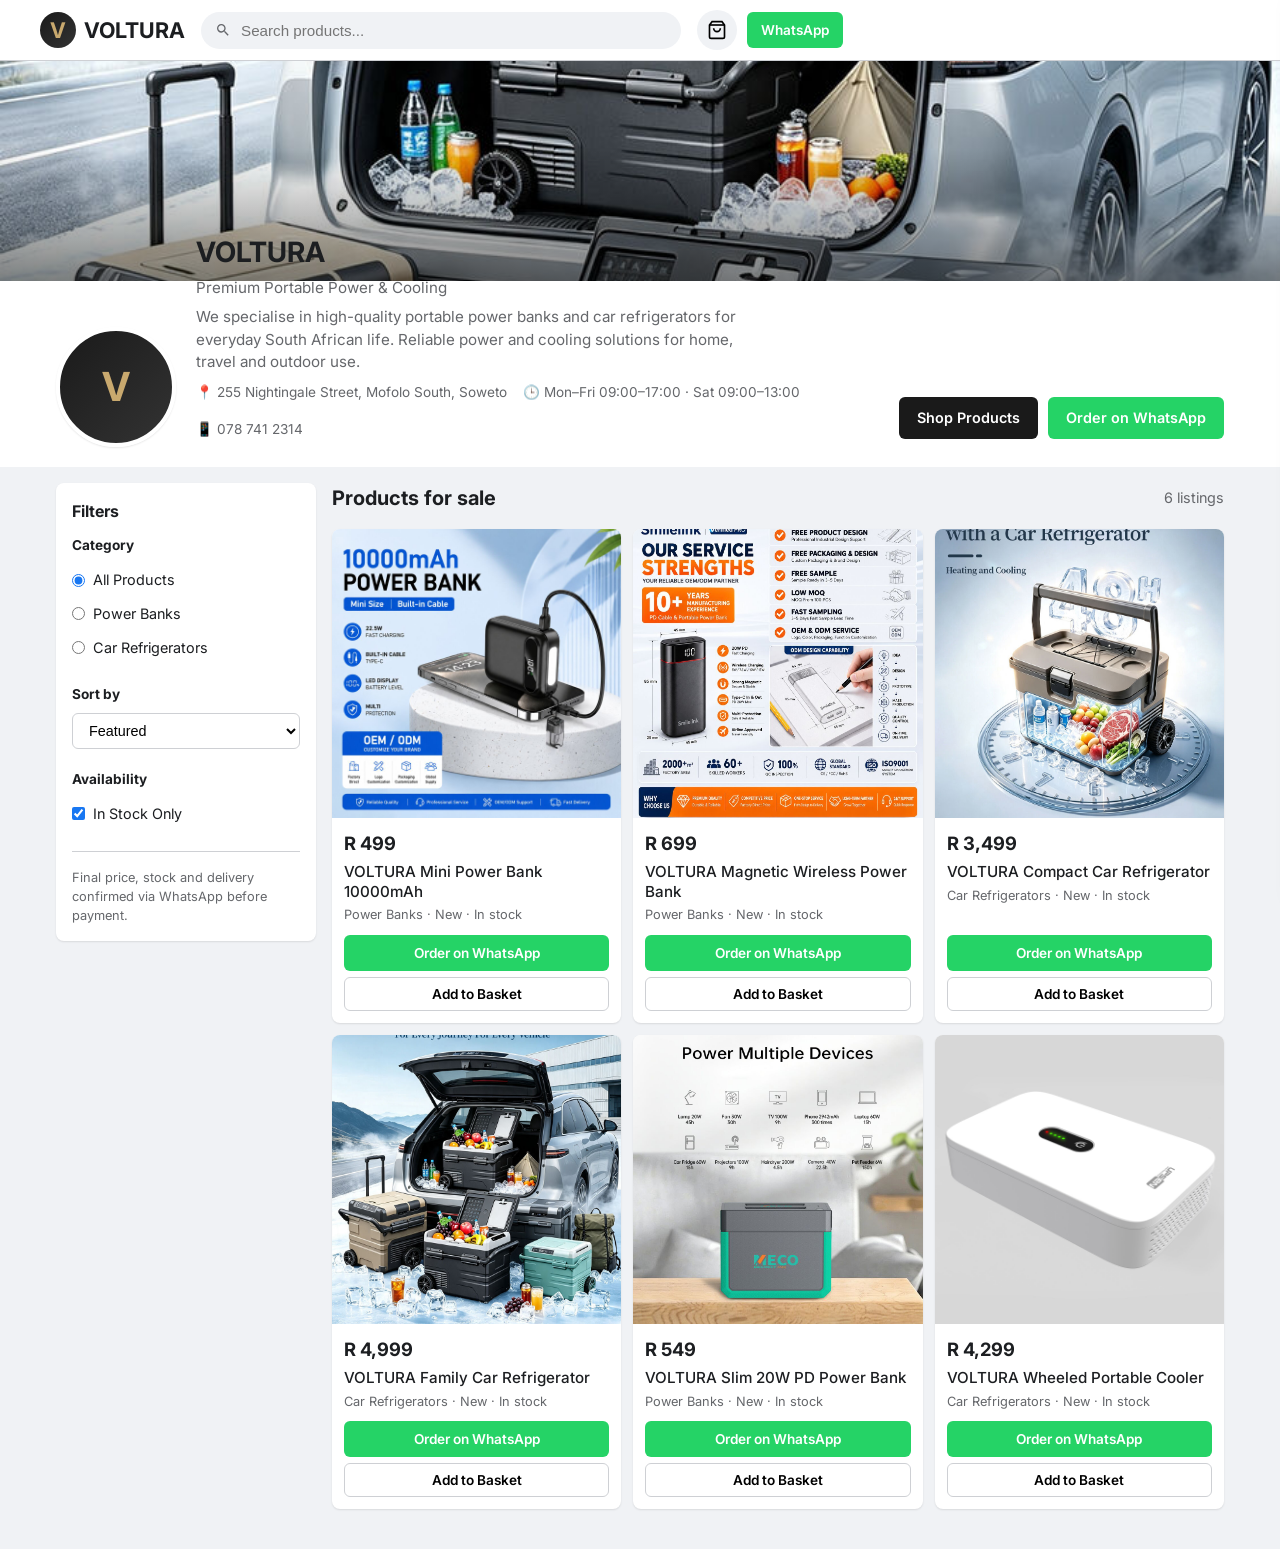
<file: index.html>
<!DOCTYPE html>
<html lang="en">
<head>
  <meta charset="UTF-8">
  <meta name="viewport" content="width=device-width, initial-scale=1.0">
  <title>VOLTURA | Marketplace</title>
  <meta name="description" content="Shop premium power banks and car refrigerators from VOLTURA. Order via WhatsApp.">
  <link rel="stylesheet" href="css/style.css">
</head>
<body>

  <!-- Top Bar -->
  <div class="topbar">
    <div class="topbar-inner">
      <a href="index.html" class="logo"><div class="logo-icon">V</div> VOLTURA</a>
      <div class="search-wrap">
        <svg width="16" height="16" fill="currentColor" viewBox="0 0 24 24"><path d="M15.5 14h-.79l-.28-.27A6.471 6.471 0 0 0 16 9.5 6.5 6.5 0 1 0 9.5 16c1.61 0 3.09-.59 4.23-1.57l.27.28v.79l5 4.99L20.49 19l-4.99-5zm-6 0C7.01 14 5 11.99 5 9.5S7.01 5 9.5 5 14 7.01 14 9.5 11.99 14 9.5 14z"/></svg>
        <input type="text" id="searchInput" placeholder="Search products...">
      </div>
      <div class="top-actions">
        <button class="cart-btn" id="openCart" title="Basket">
          <svg width="20" height="20" fill="none" stroke="currentColor" stroke-width="2" viewBox="0 0 24 24"><path d="M6 2 3 6v14a2 2 0 0 0 2 2h14a2 2 0 0 0 2-2V6l-3-4Z"/><path d="M3 6h18"/><path d="M16 10a4 4 0 0 1-8 0"/></svg>
          <span class="cart-count" id="cartCount" style="display:none">0</span>
        </button>
        <a href="https://wa.me/2787412314" class="btn btn-whatsapp btn-sm" target="_blank">WhatsApp</a>
      </div>
    </div>
  </div>

  <!-- Business Profile -->
  <div class="profile-header">
    <div class="cover" id="coverImg"></div>
    <div class="profile-info">
      <div class="profile-avatar">V</div>
      <div class="profile-text">
        <h1>VOLTURA</h1>
        <p>Premium Portable Power & Cooling</p>
        <p style="max-width:560px" id="bizDesc"></p>
        <div class="profile-meta">
          <span>📍 255 Nightingale Street, Mofolo South, Soweto</span>
          <span>🕒 Mon–Fri 09:00–17:00 · Sat 09:00–13:00</span>
          <span>📱 078 741 2314</span>
        </div>
      </div>
      <div class="profile-actions">
        <a href="#products" class="btn btn-dark">Shop Products</a>
        <a href="https://wa.me/2787412314?text=Hello%20VOLTURA%2C%20I%20would%20like%20to%20enquire%20about%20your%20products." class="btn btn-whatsapp" target="_blank">Order on WhatsApp</a>
      </div>
    </div>
  </div>

  <!-- Main Content -->
  <div class="container">
    <div class="layout">
      <!-- Filters -->
      <aside class="sidebar">
        <h3>Filters</h3>
        <div class="filter-group">
          <strong style="font-size:0.85rem;display:block;margin-bottom:8px">Category</strong>
          <label><input type="radio" name="cat" value="all" checked> All Products</label>
          <label><input type="radio" name="cat" value="Power Banks"> Power Banks</label>
          <label><input type="radio" name="cat" value="Car Refrigerators"> Car Refrigerators</label>
        </div>
        <div class="filter-group">
          <strong style="font-size:0.85rem;display:block;margin-bottom:8px">Sort by</strong>
          <select class="sort-select" id="sortSelect">
            <option value="featured">Featured</option>
            <option value="newest">Newest</option>
            <option value="price-asc">Price: Low to High</option>
            <option value="price-desc">Price: High to Low</option>
          </select>
        </div>
        <div class="filter-group">
          <strong style="font-size:0.85rem;display:block;margin-bottom:8px">Availability</strong>
          <label><input type="checkbox" id="availOnly" checked> In Stock Only</label>
        </div>
        <hr style="border:none;border-top:1px solid var(--border);margin:16px 0">
        <p style="font-size:0.8rem;color:var(--secondary)">
          Final price, stock and delivery confirmed via WhatsApp before payment.
        </p>
      </aside>

      <!-- Product Feed -->
      <main id="products">
        <div class="feed-header">
          <h2>Products for sale</h2>
          <span id="resultCount" style="color:var(--secondary);font-size:0.9rem"></span>
        </div>
        <div class="product-grid" id="productGrid"></div>
      </main>
    </div>
  </div>

  <!-- Cart Drawer -->
  <div class="overlay" id="overlay"></div>
  <div class="cart-drawer" id="cartDrawer">
    <div class="cart-header">
      <strong>Your Basket</strong>
      <button id="closeCart" style="font-size:1.3rem">✕</button>
    </div>
    <div class="cart-body" id="cartBody"></div>
    <div class="cart-footer">
      <div style="display:flex;justify-content:space-between;margin-bottom:12px;font-weight:600">
        <span>Subtotal</span>
        <span id="cartTotal">R 0</span>
      </div>
      <a href="#" class="btn btn-whatsapp" style="width:100%" id="whatsappCartBtn" target="_blank">Order on WhatsApp</a>
      <p style="font-size:0.75rem;color:var(--secondary);margin-top:10px;text-align:center">
        No payment is taken online. We confirm stock, delivery and payment via WhatsApp.
      </p>
    </div>
  </div>

  <script src="js/products.js"></script>
  <script src="js/app.js"></script>
</body>
</html>
</file>
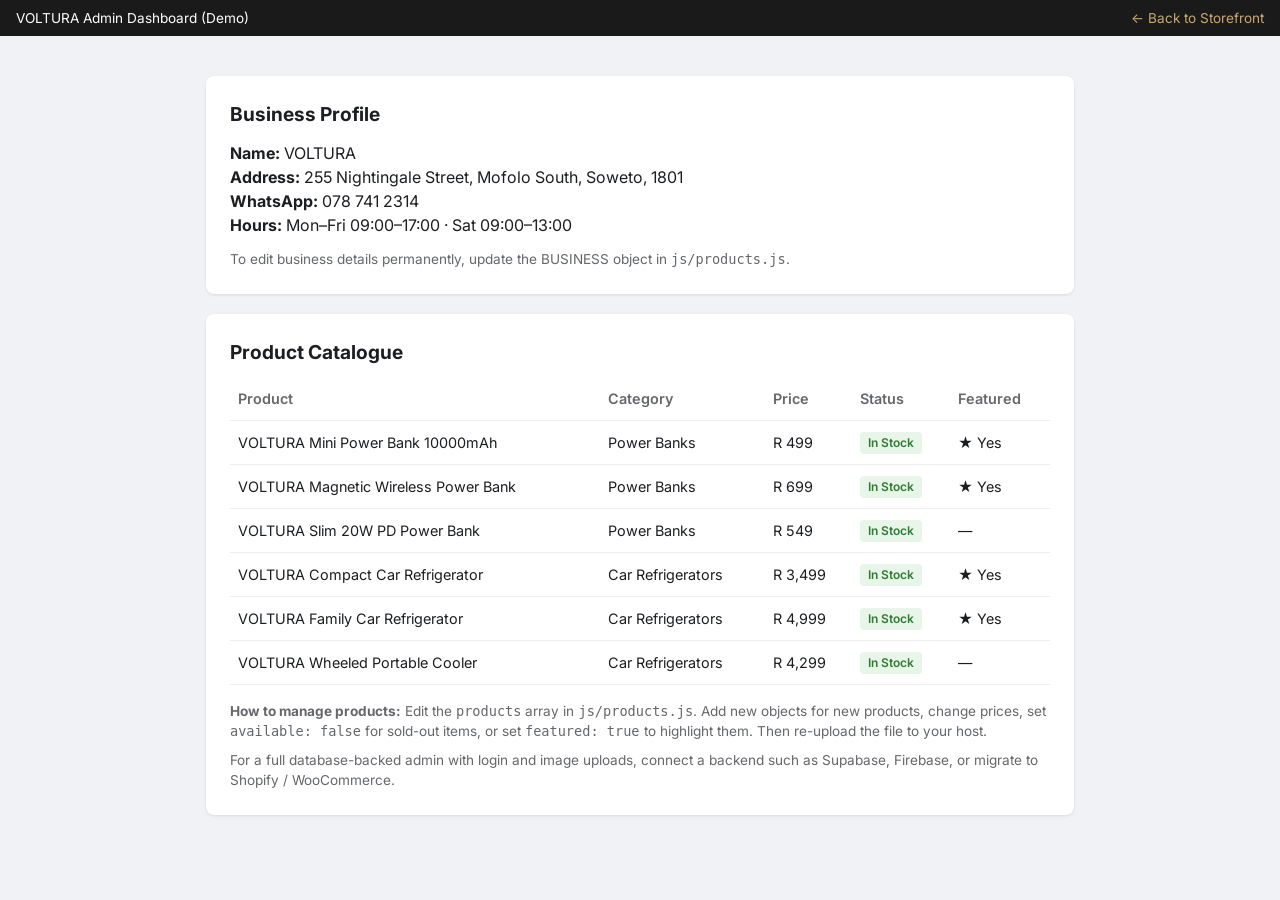
<file: admin/index.html>
<!DOCTYPE html>
<html lang="en">
<head>
  <meta charset="UTF-8">
  <meta name="viewport" content="width=device-width, initial-scale=1.0">
  <title>Admin | VOLTURA</title>
  <link rel="stylesheet" href="../css/style.css">
  <style>
    .admin-container { max-width: 900px; margin: 40px auto; padding: 0 16px; }
    .admin-card { background: white; border-radius: 8px; padding: 24px; box-shadow: 0 1px 3px rgba(0,0,0,0.1); margin-bottom: 20px; }
    .admin-card h2 { margin-bottom: 12px; font-size: 1.2rem; }
    table { width: 100%; border-collapse: collapse; font-size: 0.9rem; }
    th, td { text-align: left; padding: 10px 8px; border-bottom: 1px solid #eee; }
    th { font-weight: 600; color: #65676b; }
    .badge { display: inline-block; padding: 2px 8px; border-radius: 4px; font-size: 0.75rem; font-weight: 600; }
    .badge-green { background: #e8f5e9; color: #2e7d32; }
    .badge-gold { background: #fff8e1; color: #f57f17; }
  </style>
</head>
<body>
  <div class="admin-bar">
    <span>VOLTURA Admin Dashboard (Demo)</span>
    <a href="../index.html">← Back to Storefront</a>
  </div>

  <div class="admin-container">
    <div class="admin-card">
      <h2>Business Profile</h2>
      <p><strong>Name:</strong> VOLTURA</p>
      <p><strong>Address:</strong> 255 Nightingale Street, Mofolo South, Soweto, 1801</p>
      <p><strong>WhatsApp:</strong> 078 741 2314</p>
      <p><strong>Hours:</strong> Mon–Fri 09:00–17:00 · Sat 09:00–13:00</p>
      <p style="margin-top:12px;font-size:0.85rem;color:#65676b">
        To edit business details permanently, update the BUSINESS object in <code>js/products.js</code>.
      </p>
    </div>

    <div class="admin-card">
      <h2>Product Catalogue</h2>
      <table>
        <thead>
          <tr><th>Product</th><th>Category</th><th>Price</th><th>Status</th><th>Featured</th></tr>
        </thead>
        <tbody id="adminTable"></tbody>
      </table>
      <p style="margin-top:16px;font-size:0.85rem;color:#65676b">
        <strong>How to manage products:</strong> Edit the <code>products</code> array in <code>js/products.js</code>. 
        Add new objects for new products, change prices, set <code>available: false</code> for sold-out items, 
        or set <code>featured: true</code> to highlight them. Then re-upload the file to your host.
      </p>
      <p style="font-size:0.85rem;color:#65676b;margin-top:8px">
        For a full database-backed admin with login and image uploads, connect a backend such as Supabase, Firebase, or migrate to Shopify / WooCommerce.
      </p>
    </div>
  </div>

  <script src="../js/products.js"></script>
  <script>
    document.getElementById('adminTable').innerHTML = products.map(p => `
      <tr>
        <td>${p.name}</td>
        <td>${p.category}</td>
        <td>${formatPrice(p.price)}</td>
        <td><span class="badge ${p.available ? 'badge-green' : 'badge-gold'}">${p.available ? 'In Stock' : 'Unavailable'}</span></td>
        <td>${p.featured ? '★ Yes' : '—'}</td>
      </tr>
    `).join('');
  </script>
</body>
</html>
</file>
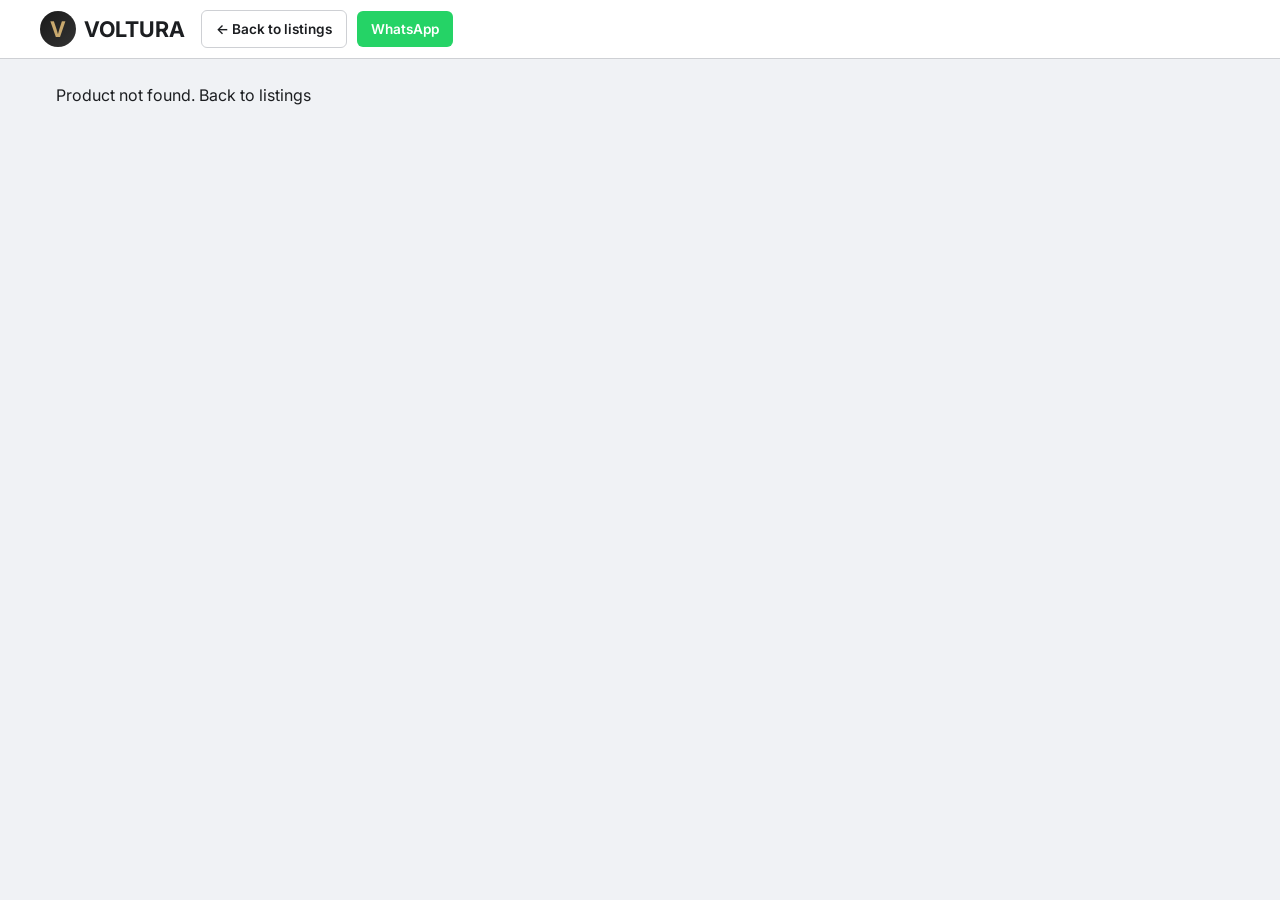
<file: product.html>
<!DOCTYPE html>
<html lang="en">
<head>
  <meta charset="UTF-8">
  <meta name="viewport" content="width=device-width, initial-scale=1.0">
  <title>Product | VOLTURA</title>
  <link rel="stylesheet" href="css/style.css">
</head>
<body>
  <div class="topbar">
    <div class="topbar-inner">
      <a href="index.html" class="logo"><div class="logo-icon">V</div> VOLTURA</a>
      <div class="top-actions">
        <a href="index.html" class="btn btn-outline btn-sm">← Back to listings</a>
        <a href="https://wa.me/2787412314" class="btn btn-whatsapp btn-sm" target="_blank">WhatsApp</a>
      </div>
    </div>
  </div>

  <div class="container" style="padding-top:24px">
    <div id="productContent"></div>
  </div>

  <script src="js/products.js"></script>
  <script>
    const id = new URLSearchParams(location.search).get('id');
    const p = getProduct(id);
    if (!p) {
      document.getElementById('productContent').innerHTML = '<p>Product not found. <a href="index.html">Back to listings</a></p>';
    } else {
      document.title = p.name + ' | VOLTURA';
      document.getElementById('productContent').innerHTML = `
        <div class="product-detail">
          <div>
            <img src="${p.images[0]}" alt="${p.name}">
          </div>
          <div>
            <p style="color:var(--secondary);font-size:0.85rem;margin-bottom:6px">${p.category} · ${p.condition}</p>
            <h1>${p.name}</h1>
            <div class="price">${formatPrice(p.price)}</div>
            ${p.comparePrice ? `<p style="color:var(--secondary);text-decoration:line-through;margin-top:-8px;margin-bottom:12px">${formatPrice(p.comparePrice)}</p>` : ''}
            <p class="desc">${p.description}</p>
            <p style="margin-bottom:8px"><strong>Availability:</strong> ${p.available ? 'In stock' : 'Currently unavailable'}</p>
            <p style="margin-bottom:8px"><strong>Colours:</strong> ${p.colors.join(', ')}</p>
            <p style="margin-bottom:20px;font-size:0.9rem;color:var(--secondary)">
              Collection available at: 255 Nightingale Street, Mofolo South, Soweto, 1801<br>
              Delivery options confirmed via WhatsApp.
            </p>
            <div class="detail-actions">
              <a href="${whatsappLink(p)}" class="btn btn-whatsapp" target="_blank" style="width:100%;padding:14px">Order on WhatsApp</a>
              <button class="btn btn-outline" style="width:100%" onclick="addToBasket()">Add to Basket</button>
            </div>
          </div>
        </div>
        <p style="margin-top:24px;font-size:0.85rem;color:var(--secondary)">
          <em>Note: Prices and availability are subject to confirmation. No online payment is processed on this site. Final order details are arranged via WhatsApp.</em>
        </p>
      `;
    }
    function addToBasket() {
      let cart = JSON.parse(localStorage.getItem('voltura_mp_cart') || '[]');
      const existing = cart.find(i => i.id === id);
      if (existing) existing.qty += 1;
      else cart.push({ id, qty: 1 });
      localStorage.setItem('voltura_mp_cart', JSON.stringify(cart));
      alert('Added to basket. Return to the main page to view your basket and order via WhatsApp.');
    }
  </script>
</body>
</html>
</file>
<file: css/style.css>
@import url('https://fonts.googleapis.com/css2?family=Inter:wght@400;500;600;700&display=swap');

:root {
  --bg: #f0f2f5;
  --white: #ffffff;
  --text: #1c1e21;
  --secondary: #65676b;
  --border: #ced0d4;
  --green: #25D366;
  --green-dark: #1da851;
  --blue: #1877f2;
  --gold: #c9a96e;
  --shadow: 0 1px 2px rgba(0,0,0,0.1);
  --radius: 8px;
}

* { box-sizing: border-box; margin: 0; padding: 0; }
body { font-family: 'Inter', sans-serif; background: var(--bg); color: var(--text); line-height: 1.5; }
a { text-decoration: none; color: inherit; }
button { font-family: inherit; cursor: pointer; border: none; background: none; }
img { max-width: 100%; display: block; }

/* Top Bar */
.topbar {
  background: var(--white);
  border-bottom: 1px solid var(--border);
  position: sticky;
  top: 0;
  z-index: 100;
  padding: 10px 16px;
}
.topbar-inner {
  max-width: 1200px;
  margin: 0 auto;
  display: flex;
  align-items: center;
  gap: 16px;
}
.logo {
  font-weight: 700;
  font-size: 1.35rem;
  color: var(--text);
  display: flex;
  align-items: center;
  gap: 8px;
  white-space: nowrap;
}
.logo-icon {
  width: 36px; height: 36px;
  background: linear-gradient(135deg, #1a1a1a, #333);
  color: var(--gold);
  border-radius: 50%;
  display: flex; align-items: center; justify-content: center;
  font-weight: 700;
}
.search-wrap {
  flex: 1;
  max-width: 480px;
  position: relative;
}
.search-wrap input {
  width: 100%;
  padding: 10px 16px 10px 40px;
  border: none;
  background: var(--bg);
  border-radius: 50px;
  font-size: 0.95rem;
  outline: none;
}
.search-wrap svg {
  position: absolute;
  left: 14px; top: 50%;
  transform: translateY(-50%);
  color: var(--secondary);
}
.top-actions { display: flex; gap: 10px; align-items: center; }
.btn {
  display: inline-flex; align-items: center; justify-content: center; gap: 8px;
  padding: 10px 18px;
  border-radius: 6px;
  font-weight: 600;
  font-size: 0.9rem;
  transition: 0.2s;
}
.btn-whatsapp { background: var(--green); color: white; }
.btn-whatsapp:hover { background: var(--green-dark); }
.btn-dark { background: #1a1a1a; color: white; }
.btn-dark:hover { background: #333; }
.btn-outline { border: 1.5px solid var(--border); background: white; }
.btn-outline:hover { background: var(--bg); }
.btn-sm { padding: 8px 14px; font-size: 0.85rem; }
.cart-btn {
  position: relative;
  width: 40px; height: 40px;
  border-radius: 50%;
  background: var(--bg);
  display: flex; align-items: center; justify-content: center;
}
.cart-count {
  position: absolute; top: -2px; right: -2px;
  background: var(--green); color: white;
  font-size: 0.7rem; font-weight: 700;
  width: 18px; height: 18px; border-radius: 50%;
  display: flex; align-items: center; justify-content: center;
}

/* Business Profile Header */
.profile-header {
  background: var(--white);
  margin-bottom: 16px;
}
.cover {
  height: 220px;
  background-size: cover;
  background-position: center;
  position: relative;
}
.cover::after {
  content: '';
  position: absolute; inset: 0;
  background: linear-gradient(to top, rgba(0,0,0,0.5), transparent 60%);
}
.profile-info {
  max-width: 1200px;
  margin: 0 auto;
  padding: 0 16px 20px;
  display: flex;
  gap: 20px;
  align-items: flex-end;
  margin-top: -50px;
  position: relative;
  z-index: 2;
}
.profile-avatar {
  width: 120px; height: 120px;
  border-radius: 50%;
  border: 4px solid white;
  background: linear-gradient(135deg, #1a1a1a, #333);
  color: var(--gold);
  display: flex; align-items: center; justify-content: center;
  font-size: 2.5rem; font-weight: 700;
  flex-shrink: 0;
  box-shadow: var(--shadow);
}
.profile-text { flex: 1; padding-bottom: 8px; }
.profile-text h1 { font-size: 1.75rem; margin-bottom: 4px; }
.profile-text p { color: var(--secondary); font-size: 0.95rem; margin-bottom: 6px; }
.profile-meta { display: flex; flex-wrap: wrap; gap: 16px; font-size: 0.85rem; color: var(--secondary); margin-top: 8px; }
.profile-actions { display: flex; gap: 10px; flex-wrap: wrap; padding-bottom: 8px; }

/* Main Layout */
.container { max-width: 1200px; margin: 0 auto; padding: 0 16px 40px; }
.layout { display: grid; grid-template-columns: 260px 1fr; gap: 16px; }

/* Sidebar Filters */
.sidebar {
  background: var(--white);
  border-radius: var(--radius);
  padding: 16px;
  height: fit-content;
  position: sticky;
  top: 70px;
  box-shadow: var(--shadow);
}
.sidebar h3 { font-size: 1rem; margin-bottom: 12px; }
.filter-group { margin-bottom: 20px; }
.filter-group label {
  display: flex; align-items: center; gap: 8px;
  padding: 6px 0; font-size: 0.9rem; cursor: pointer;
}
.filter-group input[type="radio"],
.filter-group input[type="checkbox"] { accent-color: var(--blue); }
.sort-select {
  width: 100%;
  padding: 8px 12px;
  border: 1px solid var(--border);
  border-radius: 6px;
  font-size: 0.9rem;
  background: white;
}

/* Product Grid */
.feed-header {
  display: flex; justify-content: space-between; align-items: center;
  margin-bottom: 16px;
}
.feed-header h2 { font-size: 1.25rem; }
.product-grid {
  display: grid;
  grid-template-columns: repeat(auto-fill, minmax(220px, 1fr));
  gap: 12px;
}
.product-card {
  background: var(--white);
  border-radius: var(--radius);
  overflow: hidden;
  box-shadow: var(--shadow);
  transition: transform 0.2s, box-shadow 0.2s;
  display: flex; flex-direction: column;
}
.product-card:hover { transform: translateY(-2px); box-shadow: 0 4px 12px rgba(0,0,0,0.12); }
.product-card img {
  width: 100%;
  aspect-ratio: 1;
  object-fit: cover;
  background: #eee;
}
.product-card-body { padding: 12px; flex: 1; display: flex; flex-direction: column; }
.product-card .price { font-size: 1.15rem; font-weight: 700; margin-bottom: 4px; }
.product-card .name { font-size: 0.95rem; font-weight: 500; margin-bottom: 4px; line-height: 1.3; }
.product-card .meta { font-size: 0.8rem; color: var(--secondary); margin-bottom: 10px; }
.product-card .actions { margin-top: auto; display: flex; flex-direction: column; gap: 6px; }

/* Product Detail */
.product-detail {
  background: var(--white);
  border-radius: var(--radius);
  padding: 24px;
  display: grid;
  grid-template-columns: 1fr 1fr;
  gap: 32px;
  box-shadow: var(--shadow);
}
.product-detail img { width: 100%; border-radius: var(--radius); aspect-ratio: 1; object-fit: cover; }
.product-detail h1 { font-size: 1.5rem; margin-bottom: 8px; }
.product-detail .price { font-size: 1.75rem; font-weight: 700; margin-bottom: 12px; }
.product-detail .desc { color: var(--secondary); margin-bottom: 20px; line-height: 1.6; }
.detail-actions { display: flex; flex-direction: column; gap: 10px; max-width: 320px; }

/* Cart Drawer */
.cart-drawer {
  position: fixed; top: 0; right: -400px; width: 380px; max-width: 100%;
  height: 100vh; background: white; z-index: 200;
  box-shadow: -4px 0 20px rgba(0,0,0,0.15);
  transition: right 0.3s; display: flex; flex-direction: column;
}
.cart-drawer.open { right: 0; }
.cart-header {
  padding: 16px; border-bottom: 1px solid var(--border);
  display: flex; justify-content: space-between; align-items: center;
}
.cart-body { flex: 1; overflow-y: auto; padding: 16px; }
.cart-item {
  display: flex; gap: 12px; margin-bottom: 16px; padding-bottom: 16px;
  border-bottom: 1px solid var(--border);
}
.cart-item img { width: 70px; height: 70px; object-fit: cover; border-radius: 6px; }
.cart-footer { padding: 16px; border-top: 1px solid var(--border); }
.overlay {
  position: fixed; inset: 0; background: rgba(0,0,0,0.4); z-index: 150;
  display: none;
}
.overlay.open { display: block; }

/* Admin simple */
.admin-bar {
  background: #1a1a1a; color: white; padding: 8px 16px; font-size: 0.85rem;
  display: flex; justify-content: space-between; align-items: center;
}
.admin-bar a { color: var(--gold); }

/* Responsive */
@media (max-width: 800px) {
  .layout { grid-template-columns: 1fr; }
  .sidebar { position: static; }
  .profile-info { flex-direction: column; align-items: flex-start; margin-top: -40px; }
  .profile-avatar { width: 90px; height: 90px; font-size: 1.8rem; }
  .product-detail { grid-template-columns: 1fr; }
  .search-wrap { max-width: none; }
}
</file>
